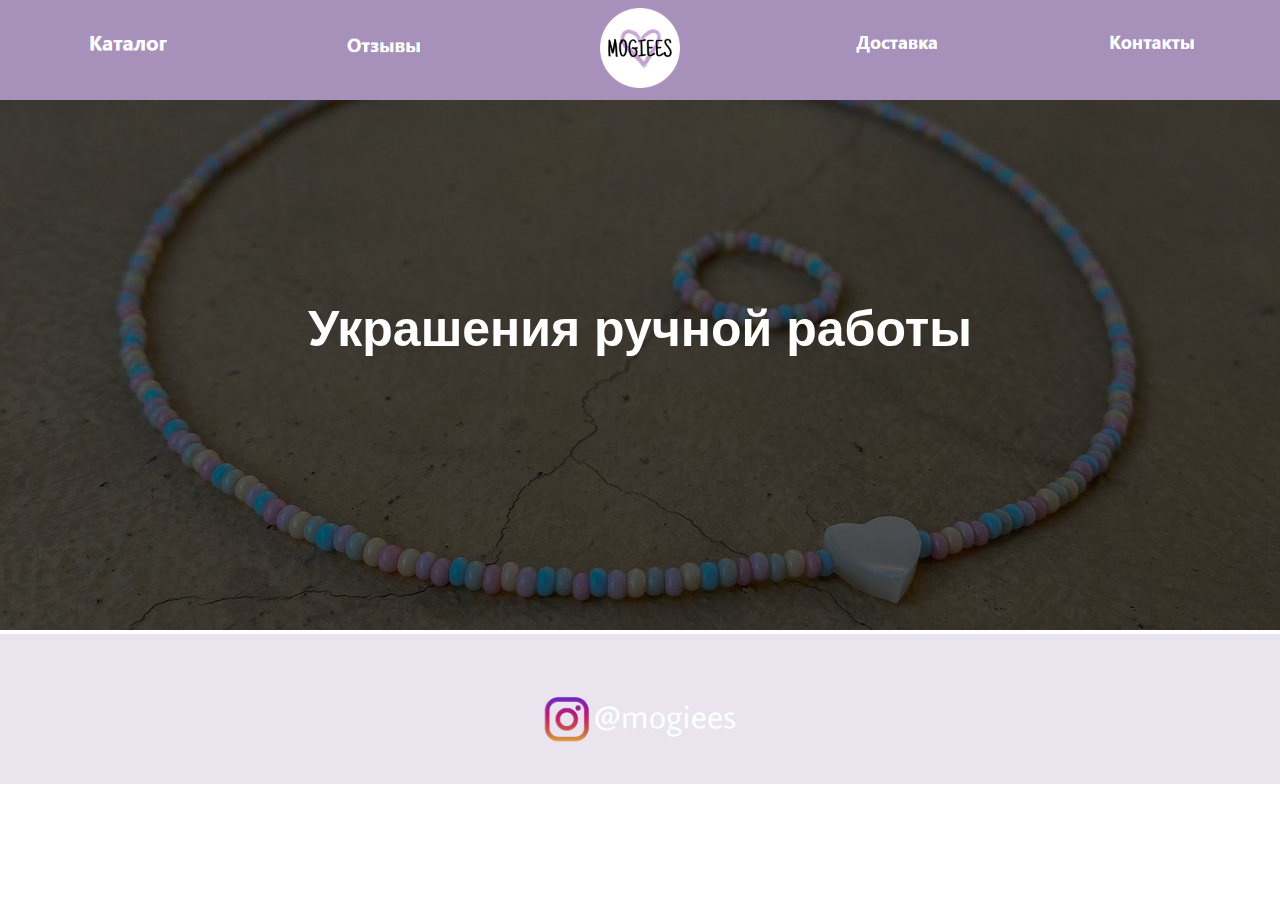
<file: index.html>
<!DOCTYPE HTML PUBLIC "-//W3C//DTD HTML 4.01//EN" "http://www.w3.org/TR/html4/strict.dtd">
<html>
 <head>
  <meta http-equiv="Content-Type" content="text/html; charset=utf-8">
  <link rel="stylesheet" href="style.css">
  <title>MOGIEES</title>
 </head>
    <body>
        <nav>
            <ul class="menu">
                <li>
                    <a class="style_menu" href="html/catalog.html"><img class="menu__image" src="source/katalog.png"></a>
                    </li>
                    <li>
                        <a class="style_menu" href="html/reviews.html"><img class="menu__image" src="source/otzv.png"></a>
                    </li>
                    <li>
                        <img src="source/logo.png" class="logo"/>
                    </li>
                    <li>
                        <a class="style_menu" href="html/delivery.html"><img class="menu__image" src="source/dostavka.png"></a>
                    </li>
                    <li>
                        <a class="style_menu" href="html/contacts.html"><img class="menu__image" src="source/kontakt.png"></a>
                    </li>
                </ul>
        </nav>
        <div class="introduction">
            <img class="bg-fon" src="source/fon.jpg" alt="Изделия">
            <h1>Украшения ручной работы</h1>
        </div>
        <div class="instagram">
            <a class="icon" href="https://www.instagram.com/mogiees/">
                <img  src="source/instagram.png" width="200">
            </a> 
        </div>
 </body>
</html>
</file>
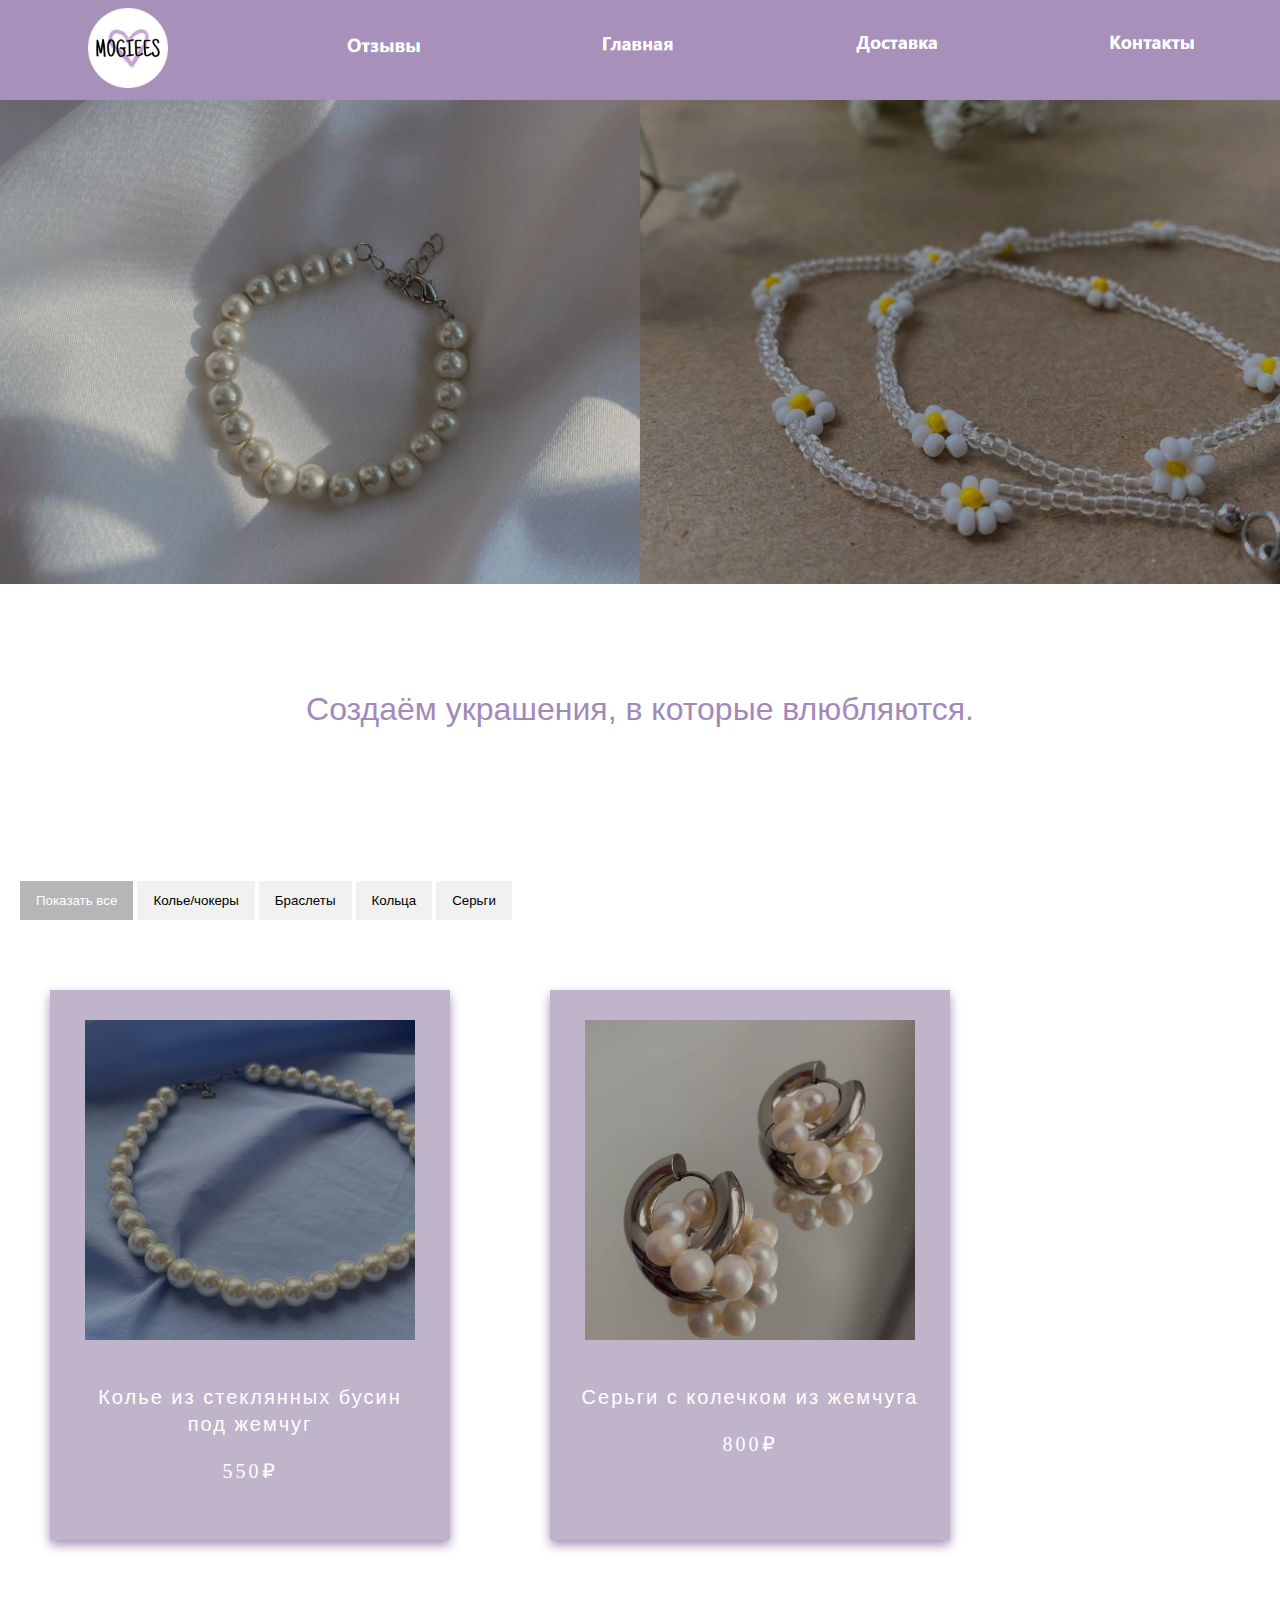
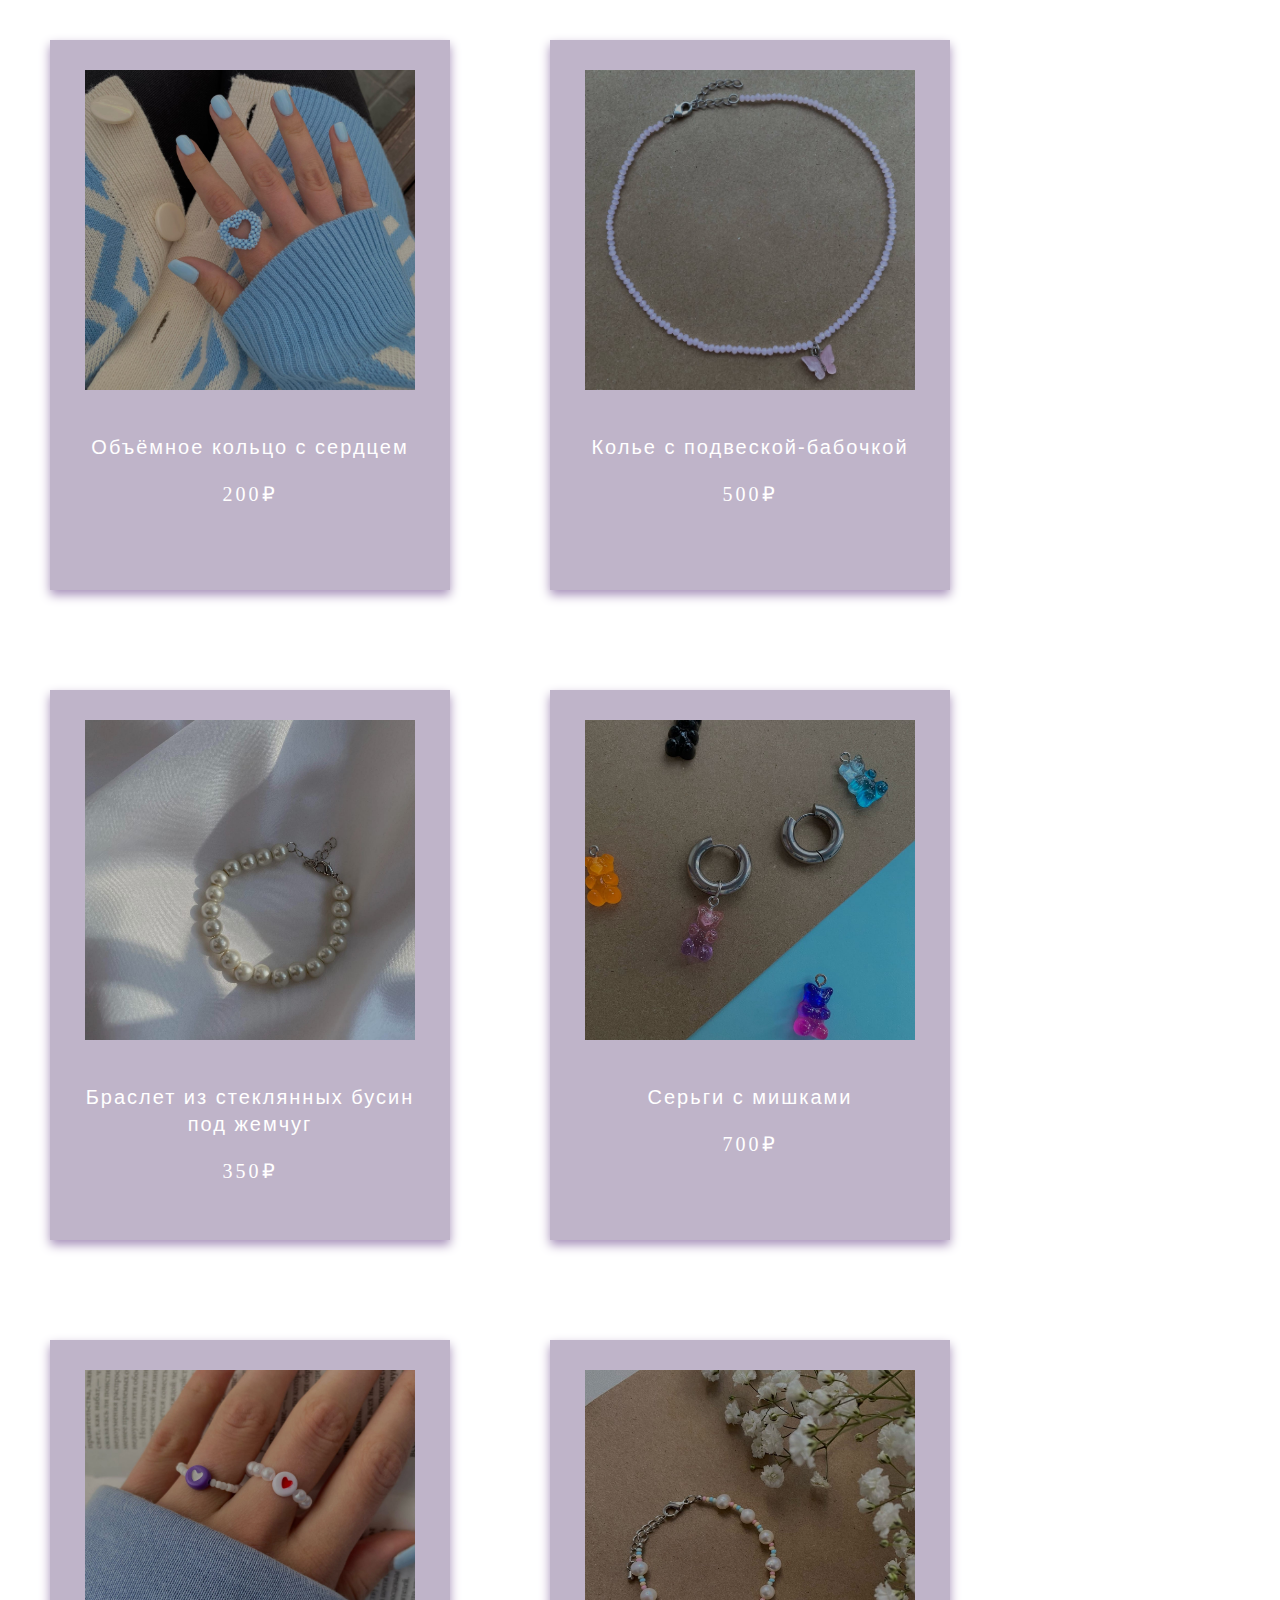
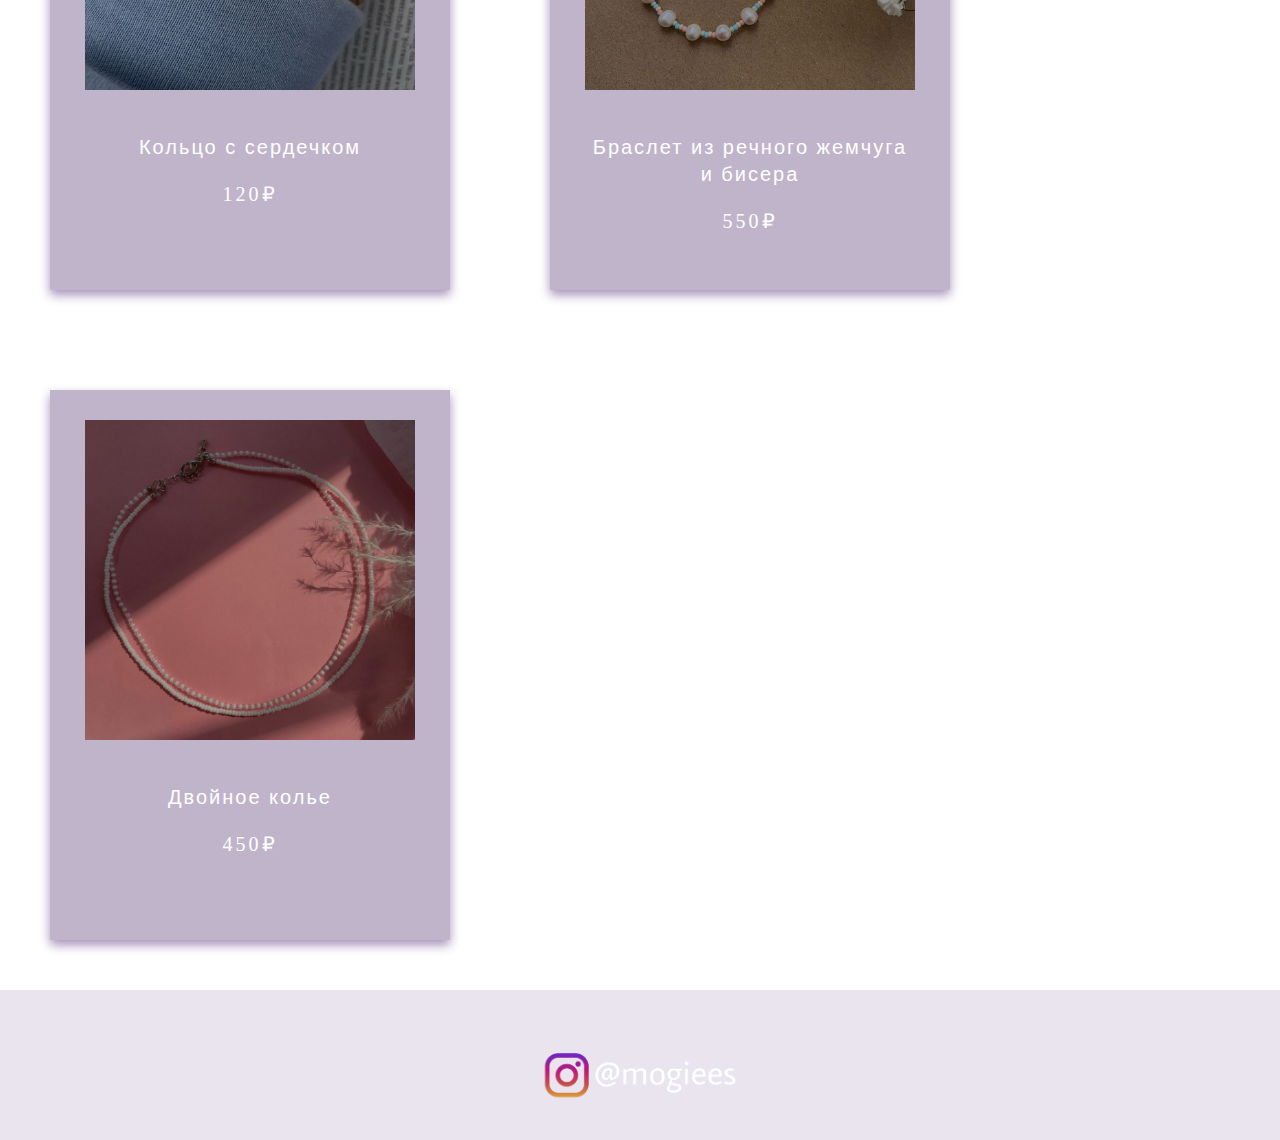
<file: catalog.html>
<!DOCTYPE HTML PUBLIC "-//W3C//DTD HTML 4.01//EN" "http://www.w3.org/TR/html4/strict.dtd">
<html>
 <head>
  <meta http-equiv="Content-Type" content="text/html; charset=utf-8">
  <link rel="stylesheet" href="style.css">
  <title>MOGIEES</title>
 </head>
    <body>
        <div class="container">
            <nav>
                <ul class="menu">
                    <li>
                        <img src="source/logo.png" class="logo"/>
                    </li>
                    <li>
                        <a class="style_menu" href="reviews.html"><img class="menu__image" src="source/otzv.png"></a>
                    </li>
                    <li>
                        <a class="style_menu" href="index.html"><img class="menu__image" src="source/main.png"></a>
                        
                    </li>
                    <li>
                        <a class="style_menu" href="delivery.html"><img class="menu__image" src="source/dostavka.png"></a>
                    </li>
                    <li>
                        <a class="style_menu" href="contacts.html"><img class="menu__image" src="source/kontakt.png"></a>
                    </li>
                </ul>
            </nav>
            <img class="fon__catalog" src="source/fon_catalog.jpg" alt="Изделия">
        </div>
        <div class="text">
            <p>Создаём украшения, в которые влюбляются.</p>
        </div>
        <div id="myBtnContainer">
            <button class="btn active" onclick="filterSelection('all')"> Показать все</button>
            <button class="btn" onclick="filterSelection('necklace')"> Колье/чокеры</button>
            <button class="btn" onclick="filterSelection('bracelet')"> Браслеты</button>
            <button class="btn" onclick="filterSelection('rings')"> Кольца</button>
            <button class="btn" onclick="filterSelection('earring')"> Серьги</button>
        </div>
        <div class="card">
            <div class="filterDiv necklace">
                <img class="image" src="source/necklace__catalog.jpg">
                <div class="info__catalog">
                    <p>Колье из стеклянных бусин <br>
                    под жемчуг</p>
                    <div class="cost">
                        <p>550₽</p>
                    </div>
                </div> 
            </div>
            <div class="filterDiv earring">
                <img class="image" src="source/earrings__catalog.jpg">
                <div class="info__catalog">
                    <p>Серьги с колечком из жемчуга</p>
                    <div class="cost">
                        <p>800₽</p>
                    </div>
                </div> 
            </div>
            <div class="filterDiv rings">
                <img class="image" src="source/rings__catalog.jpg">
                <div class="info__catalog">
                    <p>Объёмное кольцо с сердцем</p>
                    <div class="cost">
                        <p>200₽</p>
                    </div>
                </div> 
            </div>
            <div class="filterDiv necklace">
                <img class="image" src="source/necklace2__catalog.jpg">
                <div class="info__catalog">
                    <p>Колье с подвеской-бабочкой</p>
                    <div class="cost">
                        <p>500₽</p>
                    </div>
                </div> 
            </div>
            <div class="filterDiv bracelet">
                <img class="image" src="source/bracelet__catalog.jpg">
                <div class="info__catalog">
                    <p>Браслет из стеклянных бусин<br>
                    под жемчуг</p>
                    <div class="cost">
                        <p>350₽</p>
                    </div>
                </div> 
            </div>
            <div class="filterDiv earring">
                <img class="image" src="source/earrings2__catalog.jpg">
            
                <div class="info__catalog">
                    <p>Серьги с мишками</p>
                    <div class="cost">
                        <p>700₽</p>
                    </div>
                </div> </div>
            <div class="filterDiv rings">
                <img class="image" src="source/rings2__catalog.jpg">
                <div class="info__catalog">
                    <p>Кольцо с сердечком</p>
                    <div class="cost">
                        <p>120₽</p>
                    </div>
                </div> 
            </div>
            <div class="filterDiv bracelet">
                <img class="image" src="source/bracelet2__catalog.jpg">
                <div class="info__catalog">
                    <p>Браслет из речного жемчуга<br>
                    и бисера</p>
                    <div class="cost">
                        <p>550₽</p>
                    </div>
                </div> 
            </div>
            <div class="filterDiv necklace">
            <img class="image" src="source/necklace3__catalog.jpg">
            <div class="info__catalog">
                <p>Двойное колье</p>
                <div class="cost">
                    <p>450₽</p>
                </div>
            </div> 
        </div>
    </div>
    <div class="instagram">
        <a class="icon" href="https://www.instagram.com/mogiees/">
            <img  src="source/instagram.png" width="200">
        </a> 
    </div>
    <script src="main.js"></script>
 </body>
</html>
</file>
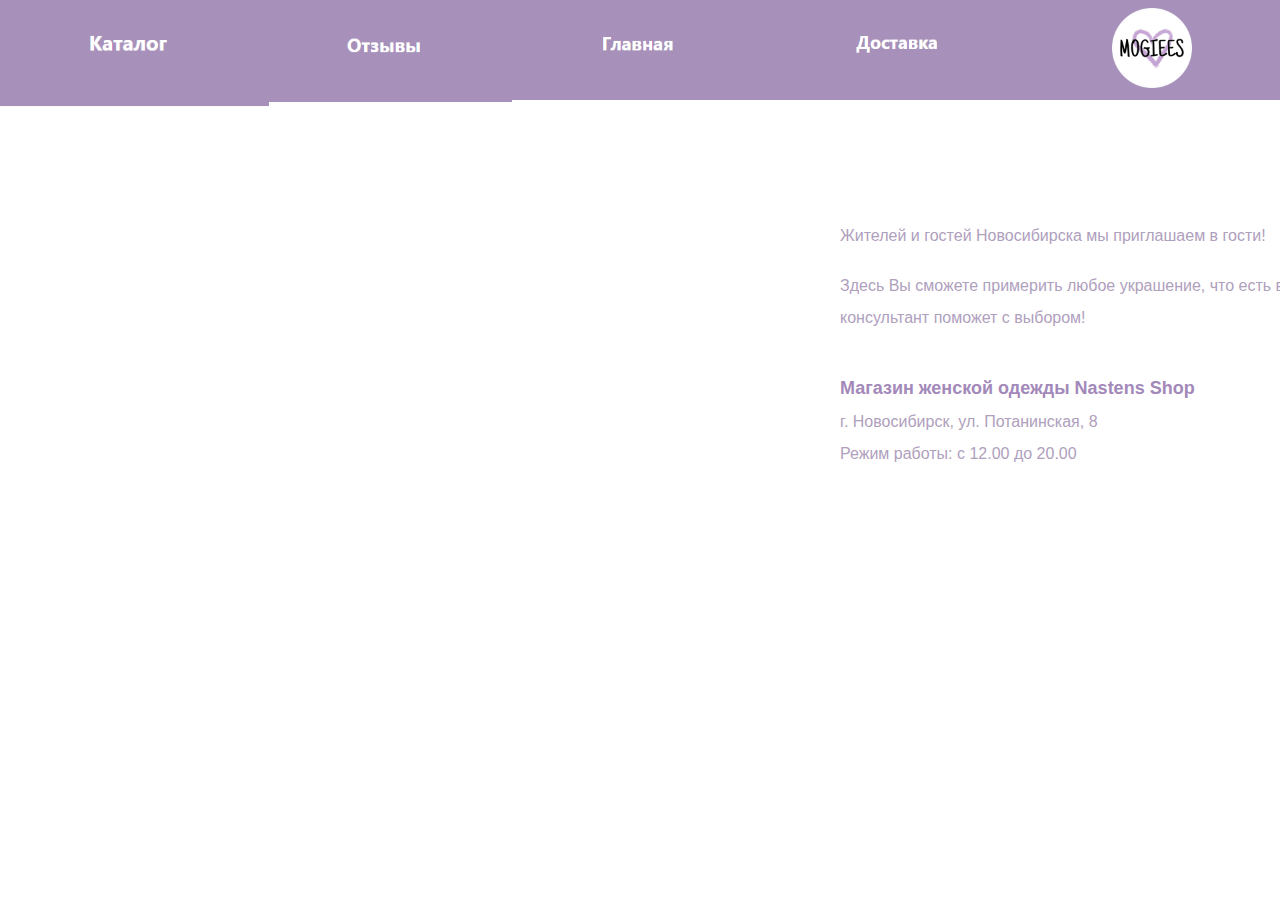
<file: contacts.html>
<!DOCTYPE HTML PUBLIC "-//W3C//DTD HTML 4.01//EN" "http://www.w3.org/TR/html4/strict.dtd">
<html>
 <head>
  <meta http-equiv="Content-Type" content="text/html; charset=utf-8">
  <link rel="stylesheet" href="style.css">
  <title>MOGIEES</title>
 </head>
    <body>
        <div class="container">
            <nav>
                <ul class="menu">
                    <li>
                        <a class="style_menu" href="catalog.html"><img class="menu__image" src="source/katalog.png"></a>
                    </li>
                    <li>
                        <a class="style_menu" href="reviews.html"><img class="menu__image" src="source/otzv.png"></a>
                    </li>
                    <li>
                        <a class="style_menu" href="index.html"><img class="menu__image" src="source/main.png"></a>
                    </li>
                    <li>
                        <a class="style_menu" href="delivery.html"><img class="menu__image" src="source/dostavka.png"></a>
                    </li>
                    <li>
                        <img src="source/logo.png" class="logo"/>
                    </li>
                </ul>
            </nav>
        </div>
        <div class="google__maps">
            <div class="google__maps google__maps--1">
                <iframe class="maps" src="https://www.google.com/maps/embed?pb=!1m18!1m12!1m3!1d1330.4607517754598!2d82.91825813239859!3d55.03348244990276!2m3!1f0!2f0!3f0!3m2!1i1024!2i768!4f13.1!3m3!1m2!1s0x42dfe5cfad24df69%3A0x6d6461d5fbe66f4!2sNastens%20Shop!5e0!3m2!1sru!2sru!4v1635669633838!5m2!1sru!2sru" width="600" height="450" style="border:0;" allowfullscreen="" loading="lazy"></iframe>
            </div>
            <div class="google__maps google__maps--text">
                <p class="maps__text--1">Жителей и гостей Новосибирска мы приглашаем в гости!</p><br>
                <p class="maps__text--2">Здесь Вы сможете примерить любое украшение, что есть в наличии, a консультант поможет с выбором!</p><br><br>
                <p class="maps__text--3"><b>Магазин женской одежды Nastens Shop</b></p>
                <p class="maps__text--4"> г. Новосибирск, ул. Потанинская, 8 <br>
                Режим работы: с 12.00 до 20.00</p>
            </div>
        </div>
    </body>
</html>
</file>
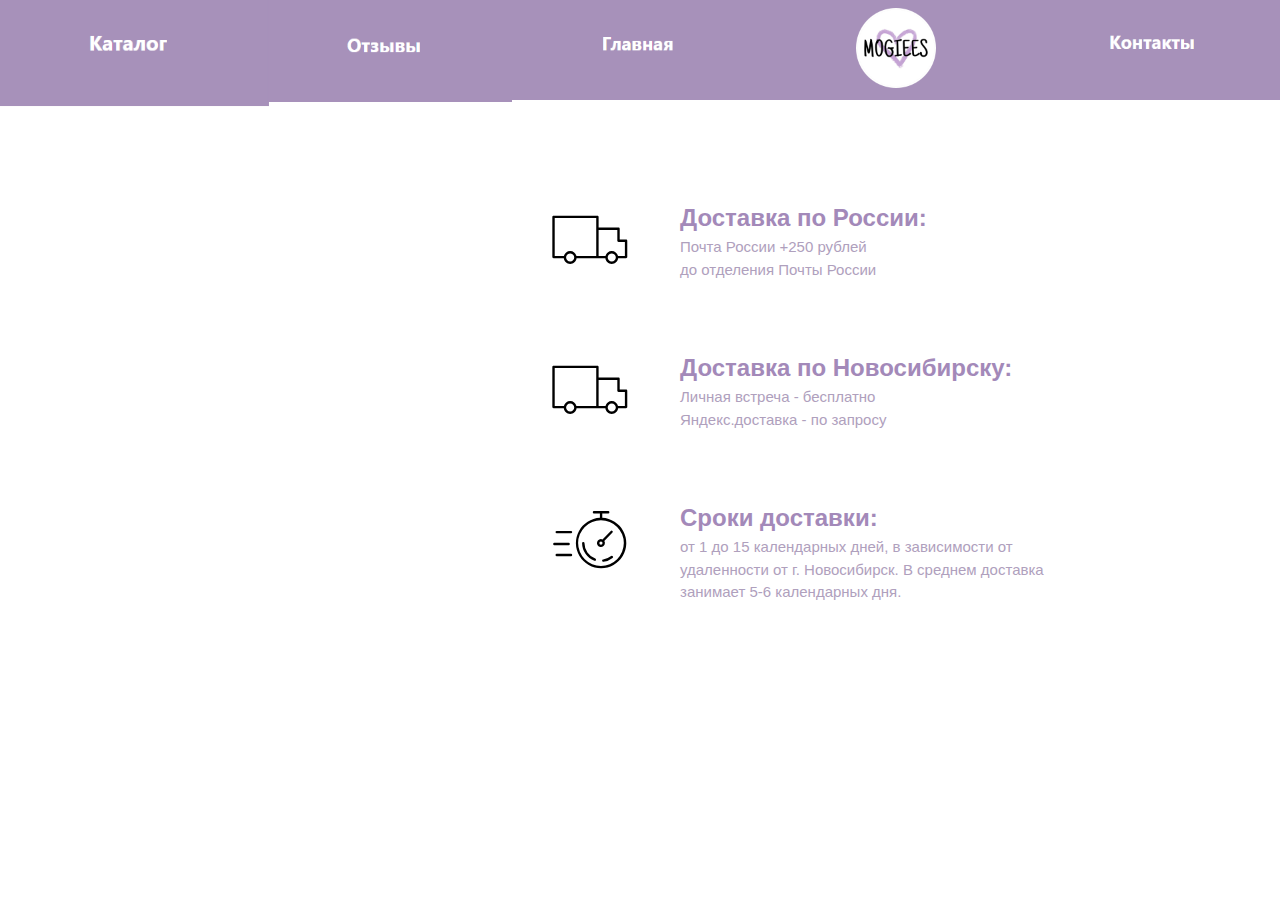
<file: delivery.html>
<!DOCTYPE HTML PUBLIC "-//W3C//DTD HTML 4.01//EN" "http://www.w3.org/TR/html4/strict.dtd">
<html>
 <head>
  <meta http-equiv="Content-Type" content="text/html; charset=utf-8">
  <link rel="stylesheet" href="style.css">
  <title>MOGIEES</title>
 </head>
    <body>
        <div class="container">
            <nav>
                <ul class="menu">
                    <li>
                        <a class="style_menu" href="catalog.html"><img class="menu__image" src="source/katalog.png"></a>
                    </li>
                    <li>
                        <a class="style_menu" href="reviews.html"><img class="menu__image" src="source/otzv.png"></a>
                    </li>
                    <li>
                        <a class="style_menu" href="index.html"><img class="menu__image" src="source/main.png"></a>
                    </li>
                    <li>
                        <img src="source/logo.png" class="logo"/>
                    </li>
                    <li>
                        <a class="style_menu" href="contacts.html"><img class="menu__image" src="source/kontakt.png"></a>
                    </li>
                </ul>
            </nav>
        </div>
        <div class="dostavka">
            <div class="dostavka icon__dostavka">
                <img class="icon__dostavka-img" src="source/delivery.svg">
            </div>
            <div class="dostavka text__dostavka">
                <h2 >Доставка по России:</h2>
                <p class="pochta">Почта России +250 рублей<br>
                до отделения Почты России</p>
            </div>
            <div class="dostavka icon__dostavka--2">
                <img class="icon__dostavka-img" src="source/delivery.svg">
            </div>
            <div class="dostavka text__dostavka--2">
                <h2>Доставка по Новосибирску:</h2>
                <p class="pochta">Личная встреча - бесплатно<br>
                Яндекс.доставка - по запросу</p>
            </div>
            <div class="dostavka icon__dostavka--3">
                <img class="icon__dostavka-img" src="source/speed.svg">
            </div>
            <div class="dostavka text__dostavka--3">
                <h2>Сроки доставки:</h2>
                <p class="pochta">от 1 до 15 календарных дней, в зависимости от удаленности от г. Новосибирск. В среднем доставка занимает 5-6 календарных дня.
                </p>
            </div>
        </div> 
 </body>
</html>
</file>
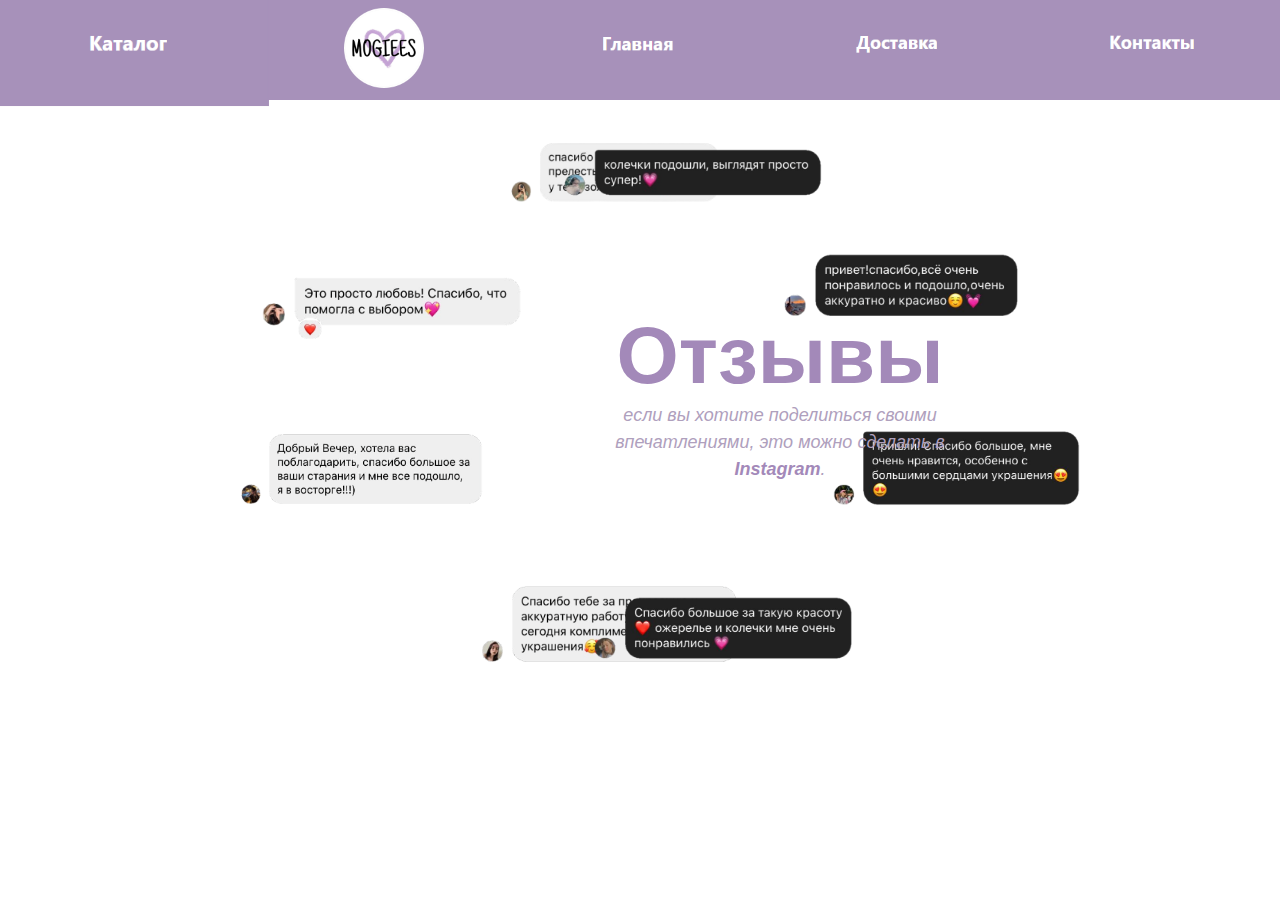
<file: reviews.html>
<!DOCTYPE HTML PUBLIC "-//W3C//DTD HTML 4.01//EN" "http://www.w3.org/TR/html4/strict.dtd">
<html>
 <head>
  <meta http-equiv="Content-Type" content="text/html; charset=utf-8">
  <link rel="stylesheet" href="style.css">
  <title>MOGIEES</title>
 </head>
    <body>
        <div class="container">
            <nav>
                <ul class="menu">
                    <li>
                        <a class="style_menu" href="catalog.html"><img class="menu__image" src="source/katalog.png"></a>
                    </li>
                    <li>
                        <img src="source/logo.png" class="logo"/>
                    </li>
                    <li>
                        <a class="style_menu" href="index.html"><img class="menu__image" src="source/main.png"></a>
                    </li>
                    <li>
                        <a class="style_menu" href="delivery.html"><img class="menu__image" src="source/dostavka.png"></a>
                    </li>
                    <li>
                        <a class="style_menu" href="contacts.html"><img class="menu__image" src="source/kontakt.png"></a>
                    </li>
                </ul>
            </nav>
        </div>
        <div class="otziv">
            <div class="otziv__team otziv__team--1">
                <img class="otziv__team-img" src="source/otzv1.png">
            </div>
            <div class="otziv__team otziv__team--2">
                <img class="otziv__team-img" src="source/otziv2.png">
            </div>
            <div class="otziv__team otziv__team--3">
                <img class="otziv__team-img" src="source/otzv3.png">
            </div>
            <div class="otziv__team otziv__team--4">
                <img class="otziv__team-img" src="source/otzv4.png">
            </div>
            <div class="otziv__team otziv__team--5">
                <img class="otziv__team-img" src="source/otzv5.png">
            </div>
            <div class="otziv__team otziv__team--6">
                <img class="otziv__team-img" src="source/otzv6.png">
            </div>
            <div class="otziv__team otziv__team--7">
                <img class="otziv__team-img" src="source/otzv7.png">
            </div>
            <div class="otziv__team otziv__team--8">
                <img class="otziv__team-img" src="source/otzv8.png">
            </div>
        </div>
        <div class="text__reviews">
            <div class="text__reviews text__reviews--1">
                <p class="reviews"><b>Отзывы</b></p>
                <p class="reviews__instagram"><i>если вы хотите поделиться своими впечатлениями, это можно сделать в <a class="reviews__insta" href="https://www.instagram.com/mogiees/"><b>Instagram</b></a>.</i></p>
            </div>
        </div>
        <!-- <div class="instagram">
            <a class="icon" href="https://www.instagram.com/mogiees/">
                <img  src="../source/instagram.png" width="200">
            </a> 
        </div> -->
 </body>
</html>
</file>
<file: style.css>
* {
    box-sizing: border-box;
    margin: 0;
    padding: 0;
 }
ul{
    height: 100px; 
    background: #a791ba;
}
.style_menu {
    text-decoration: none;
    background:#a791ba; 
    color:#fff;
    padding:0px 15px;
    font-family: -apple-system, BlinkMacSystemFont, 'Segoe UI', Roboto, Oxygen, Ubuntu, Cantarell, 'Open Sans', 'Helvetica Neue', sans-serif;
    font-size: 20px;
    font-weight: bold;
    line-height:100px;
    display: block; 
    border-right: 1px solid #a791ba; 
    transition: 1s;
}
.style_menu:hover{
    transform: scale(1.1);
}
.menu__image{
    width: 150px;
}
.logo {
    text-align: center;
    padding-top: 3%;
    margin-top:0;
    width: 80px;
}
  
.menu {
    display:flex;
    justify-content: space-between;
    text-align: center;
    text-align-last: center;
    margin-right: auto;
    margin-left: auto;
}  
.menu li{
    flex: 1;
    display: inline;
}
.bg-fon {
    filter: brightness(40%);
    width:100%;
}
.introduction {
	position: relative;
	width: 100%;
}

h1 {
	position: absolute;
	top	: 200px;
    text-align: center;
    color: #fff;
    font-family: -apple-system, BlinkMacSystemFont, 'Segoe UI', Roboto, Oxygen, Ubuntu, Cantarell, 'Open Sans', 'Helvetica Neue', sans-serif;
    font-size: 50px;
	width: 100%;
}
.fon__catalog{
    width: 100%;
}
.text{
    padding-top: 100px;
    padding-bottom: 150px;
    text-align: center;
    padding-left: 50px;
    padding-right: 50px;
    font-size: 32px;
    line-height: 1.35;
    font-family: 'Roboto',Arial,sans-serif;
    font-weight: 300;
    color: #a389b9;
}
.filterDiv {
    float: left;
    background-color: #bfb4c9;
    width: 400px;
    height: 550px;
    text-align: center;
    box-shadow: 0 5px 10px #a791ba;
    margin: 50px;
    display: none;
}
.image{
    padding-top: 30px;
    width: 330px;
    height: 350px;
}
.info__catalog{
    padding-top: 40px;
    color: #fff;
    font-size: 20px;
    font-family: 'Roboto',Arial,sans-serif;
    line-height: 1.35;
    letter-spacing: 2px;
} 
.cost{
    padding-top: 20px;
    color: #fff;
    font-size: 20px;
    font-family: cursive;
    line-height: 1.35;
    letter-spacing: 3px;
}
.show {
    display: block;
}
 
.card{
    margin-top: 20px;
    overflow: hidden;
}

.btn {
    border: none;
    outline: none;
    padding: 12px 16px;
    background-color: #f1f1f1;
    cursor: pointer;
    font-family: 'Roboto',Arial,sans-serif;;
}
  
.btn:hover {
    background-color: #ddd;
}
  
.btn.active {
    margin-left: 20px;
    background-color: #b6b5b8;
    color: white;
}
.instagram{
    background-color: #eae4ee;
    height: 150px;
}
.icon{
    padding-top: 40px;
    display: block;
    text-align: center;
}
.otziv__team-img{
    width: 280px;
}
.otziv__team{
    position: absolute;
    width: 98px;
    height: 98px;
}
.otziv__team--1{
    top: 100px;
    left: 500px;
    transition: 1s; 
}
.otziv__team--2{
    top: 230px;
    left: 250px;
    transition: 1s; 
}
.otziv__team--3{
    top: 400px;
    left: 230px;
    transition: 1s; 
}
.otziv__team--4{
    top: 550px;
    left: 470px;
    transition: 1s; 
}
.otziv__team--5{
    top: 100px;
    right: 630px;
    transition: 1s; 
}
.otziv__team--6{
    top: 250px;
    right: 410px;
    transition: 1s; 
}
.otziv__team--7{
    top: 430px;
    right: 360px;
    transition: 1s; 
}
.otziv__team--8{
    top: 590px;
    right: 600px;
    transition: 1s; 
}
.otziv__team--1:hover{
    transform: scale(1.3);
}
.otziv__team--2:hover{
    transform: scale(1.3);
}
.otziv__team--3:hover{
    transform: scale(1.3);
}
.otziv__team--4:hover{
    transform: scale(1.3);
}
.otziv__team--5:hover{
    transform: scale(1.3);
}
.otziv__team--6:hover{
    transform: scale(1.3);
}
.otziv__team--7:hover{
    transform: scale(1.3);
}
.otziv__team--8:hover{
    transform: scale(1.3);
}

.dostavka{
    position: absolute;
    width: 98px;
    height: 98px;
}
.icon__dostavka{
    top: 100px;
    left: 550px;
}
.icon__dostavka-img{
    width: 80px;
}
.text__dostavka{
    width: 400px;
    height: 100px;
    top: 100px;
    left: 680px;
}
h2{
    font-family: 'Roboto',Arial,sans-serif;
    color: #a389b9;
    line-height: 1.5;
}
.pochta{
    font-size: 15px;
    line-height: 1.5;
    font-family: 'Roboto',Arial,sans-serif;
    color: #afa0bd;
}
.icon__dostavka--2{
    top: 250px;
    left: 550px;
}
.text__dostavka--2{
    width: 400px;
    height: 100px;
    top: 250px;
    left: 680px;
}
.icon__dostavka--3{
    top: 400px;
    left: 550px;
}
.text__dostavka--3{
    width: 400px;
    height: 100px;
    top: 400px;
    left: 680px;
}
.text__reviews{
    position: absolute;
    width: 98px;
    height: 98px;
}
.text__reviews--1{
    width: 400px;
    height: 100px;
    top: 210px;
    left: 580px;
}
.reviews{
    text-align: center;
    font-size: 80px;
    font-family: 'Roboto',Arial,sans-serif;
    color: #a389b9;
}
.reviews__instagram{
    text-align: center;
    font-size: 18px;
    line-height: 1.5;
    font-family: 'Roboto',Arial,sans-serif;
    color: #afa0bd;
}
.reviews__insta{
    text-decoration: none;
    color: #a389b9;
}
.google__maps{
    position: absolute;
    width: 300px;
    height: 300px;
}
.google__maps--1{
    top: 100px;
    left: 200px;
}
.google__maps--text{
    position: absolute;
    width: 600px;
    height: 300px;
    top: 120px;
    left: 840px;
}
.maps__text--1{
    font-size: 16px;
    line-height: 2.0;
    font-family: 'Roboto',Arial,sans-serif;
    color: #afa0bd;
}
.maps__text--2{
    font-size: 16px;
    line-height: 2.0;
    font-family: 'Roboto',Arial,sans-serif;
    color: #afa0bd;
}
.maps__text--3{
    font-size: 18px;
    line-height: 2.0;
    font-family: 'Roboto',Arial,sans-serif;
    color: #a389b9;
}
.maps__text--4{
    font-size: 16px;
    line-height: 2.0;
    font-family: 'Roboto',Arial,sans-serif;
    color: #afa0bd;
}
</file>
